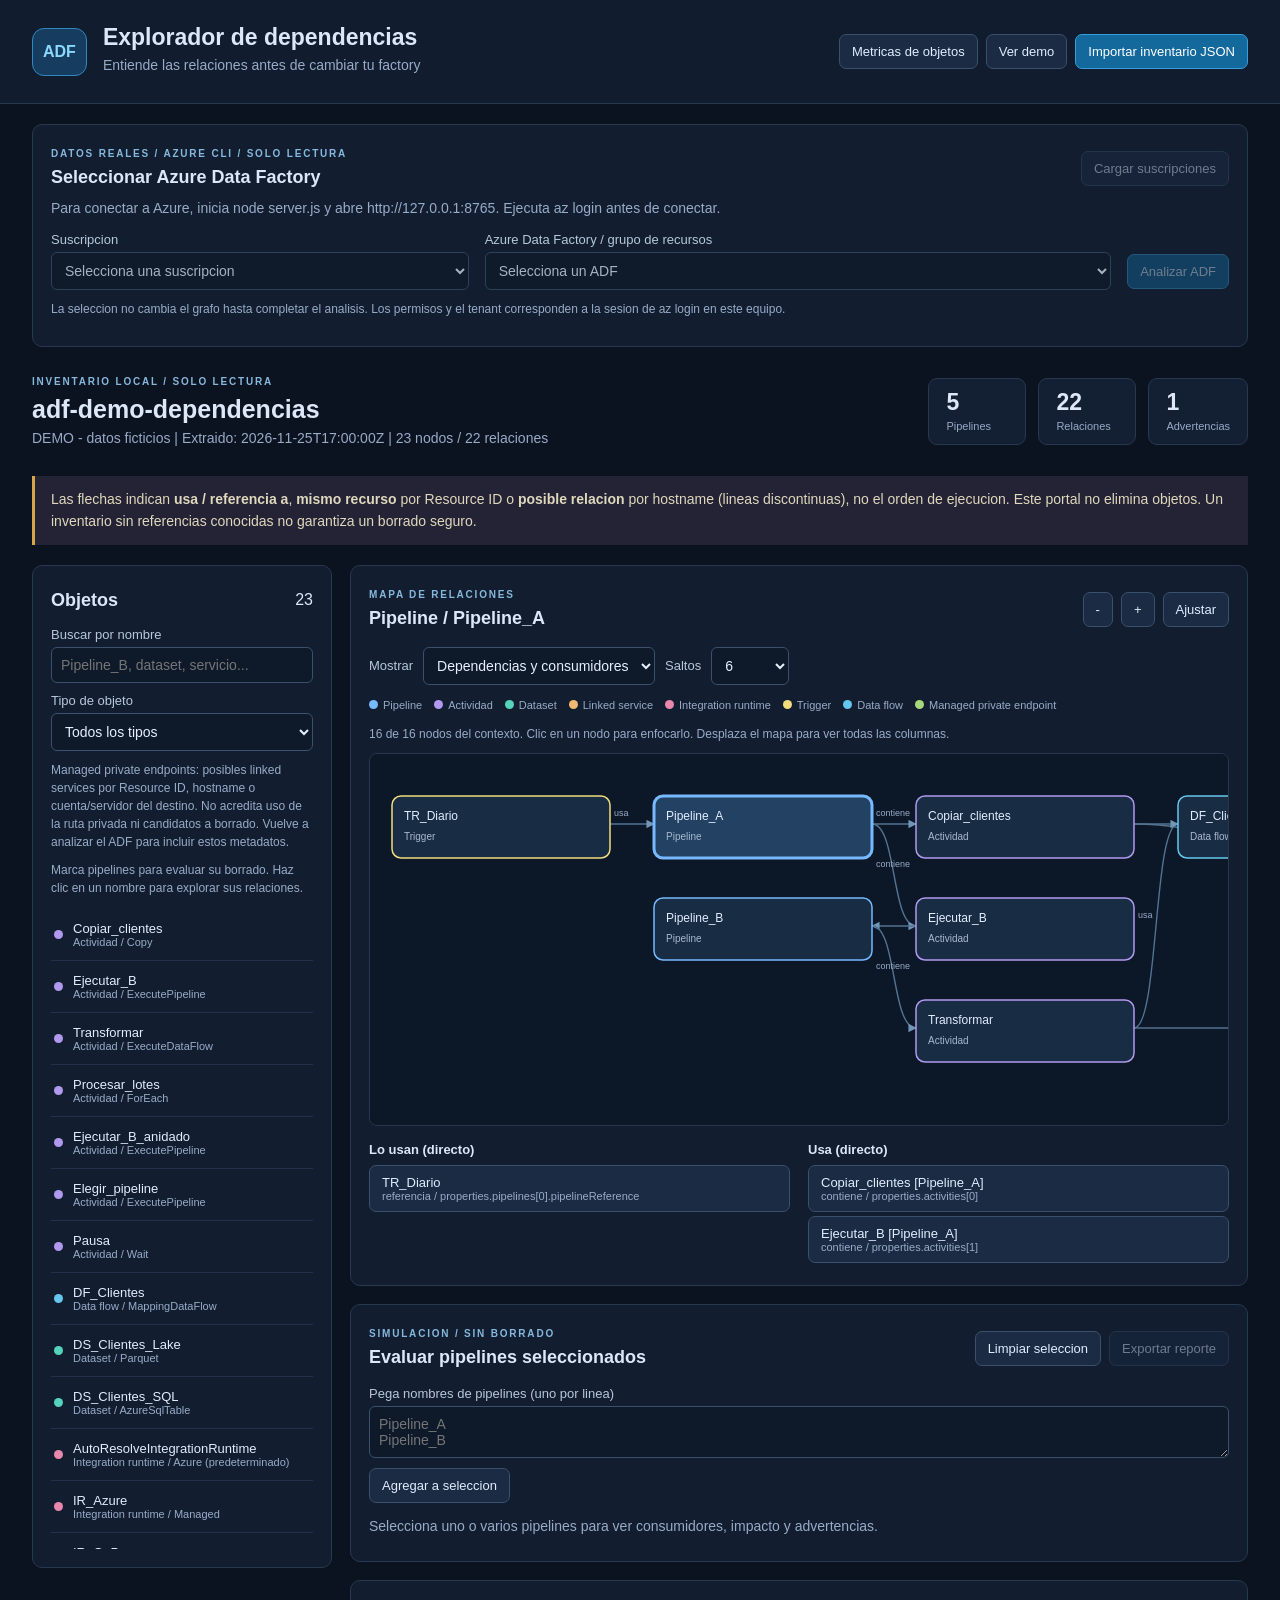
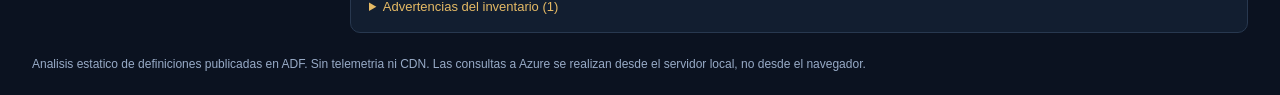
<file: index.html>
<!doctype html>
<html lang="es">
<head>
  <meta charset="utf-8">
  <meta name="viewport" content="width=device-width, initial-scale=1">
  <meta http-equiv="Content-Security-Policy" content="default-src 'self' file:; script-src 'self' file:; style-src 'self' file:; connect-src 'self'; img-src 'self' data:; object-src 'none'; base-uri 'none'; form-action 'none'">
  <title>ADF | Explorador de dependencias</title>
  <link rel="stylesheet" href="styles.css">
  <script defer src="graph.js"></script>
  <script defer src="demo.js"></script>
  <script defer src="inventory-session.js"></script>
  <script defer src="app.js"></script>
</head>
<body>
  <header>
    <div class="brand"><span class="logo">ADF</span><div><h1>Explorador de dependencias</h1><p>Entiende las relaciones antes de cambiar tu factory</p></div></div>
    <div class="actions"><a class="button" href="metrics.html">Metricas de objetos</a><button id="demo">Ver demo</button><label class="button primary" for="import">Importar inventario JSON</label><input id="import" type="file" accept=".json,application/json" hidden></div>
  </header>
  <div id="error" role="alert" hidden></div>
  <section class="panel azure-panel">
    <div class="panel-heading"><div><span class="eyebrow">DATOS REALES / AZURE CLI / SOLO LECTURA</span><h2>Seleccionar Azure Data Factory</h2></div><button id="azure-connect">Cargar suscripciones</button></div>
    <p id="azure-status" role="status">Para conectar a Azure, inicia node server.js y abre http://127.0.0.1:8765. Ejecuta az login antes de conectar.</p>
    <div class="azure-selectors"><div><label for="azure-subscription">Suscripcion</label><select id="azure-subscription" disabled><option value="">Selecciona una suscripcion</option></select></div><div><label for="azure-factory">Azure Data Factory / grupo de recursos</label><select id="azure-factory" disabled><option value="">Selecciona un ADF</option></select></div><button id="azure-analyze" class="primary" disabled>Analizar ADF</button></div>
    <p class="hint">La seleccion no cambia el grafo hasta completar el analisis. Los permisos y el tenant corresponden a la sesion de az login en este equipo.</p>
  </section>
  <section class="summary"><div><span class="eyebrow">INVENTARIO LOCAL / SOLO LECTURA</span><h2 id="factory"></h2><p id="source"></p></div><div id="stats"></div></section>
  <p class="notice">Las flechas indican <strong>usa / referencia a</strong>, <strong>mismo recurso</strong> por Resource ID o <strong>posible relacion</strong> por hostname (lineas discontinuas), no el orden de ejecucion. Este portal no elimina objetos. Un inventario sin referencias conocidas no garantiza un borrado seguro.</p>
  <main>
    <aside class="panel inventory">
      <div class="panel-heading"><h2>Objetos</h2><span id="count"></span></div>
      <label for="search">Buscar por nombre</label><input id="search" type="search" placeholder="Pipeline_B, dataset, servicio...">
      <label for="type">Tipo de objeto</label><select id="type"><option value="">Todos los tipos</option><option value="pipeline">Pipelines</option><option value="activity">Actividades</option><option value="dataset">Datasets</option><option value="linkedService">Linked services</option><option value="integrationRuntime">Integration runtimes</option><option value="trigger">Triggers</option><option value="dataflow">Data flows</option><option value="managedPrivateEndpoint">Managed private endpoints</option></select>
      <p class="hint">Managed private endpoints: posibles linked services por Resource ID, hostname o cuenta/servidor del destino. No acredita uso de la ruta privada ni candidatos a borrado. Vuelve a analizar el ADF para incluir estos metadatos.</p>
      <p class="hint">Marca pipelines para evaluar su borrado. Haz clic en un nombre para explorar sus relaciones.</p>
      <div id="objects" class="object-list"></div>
    </aside>
    <section class="workspace">
      <div class="panel">
        <div class="panel-heading"><div><span class="eyebrow">MAPA DE RELACIONES</span><h2 id="focus-title">Selecciona un objeto</h2></div><div class="actions"><button id="zoom-out" aria-label="Alejar grafo">-</button><button id="zoom-in" aria-label="Acercar grafo">+</button><button id="reset-zoom">Ajustar</button></div></div>
        <div class="graph-options"><label for="direction">Mostrar</label><select id="direction"><option value="both">Dependencias y consumidores</option><option value="outgoing">Objetos que usa</option><option value="incoming">Objetos que lo usan</option></select><label for="depth">Saltos</label><select id="depth"><option value="1">1</option><option value="2">2</option><option value="3">3</option><option value="6" selected>6</option><option value="all">Todos</option></select></div>
        <div id="legend"></div>
        <div id="graph-info" class="hint"></div>
        <div class="graph-scroll"><svg id="graph" role="img" aria-label="Grafo dirigido de dependencias"></svg></div>
        <div id="relations" class="relations"></div>
      </div>
      <section class="panel deletion">
        <div class="panel-heading"><div><span class="eyebrow">SIMULACION / SIN BORRADO</span><h2>Evaluar pipelines seleccionados</h2></div><div class="actions"><button id="clear">Limpiar seleccion</button><button id="export" disabled>Exportar reporte</button></div></div>
        <div class="batch"><label for="batch">Pega nombres de pipelines (uno por linea)</label><textarea id="batch" rows="2" placeholder="Pipeline_A&#10;Pipeline_B"></textarea><button id="add-batch">Agregar a seleccion</button></div>
        <div id="selection"></div><div id="report" aria-live="polite"></div>
      </section>
      <details class="panel warnings"><summary id="warnings-title">Advertencias del inventario</summary><div id="warnings"></div></details>
    </section>
  </main>
  <footer>Analisis estatico de definiciones publicadas en ADF. Sin telemetria ni CDN. Las consultas a Azure se realizan desde el servidor local, no desde el navegador.</footer>
</body>
</html>
</file>
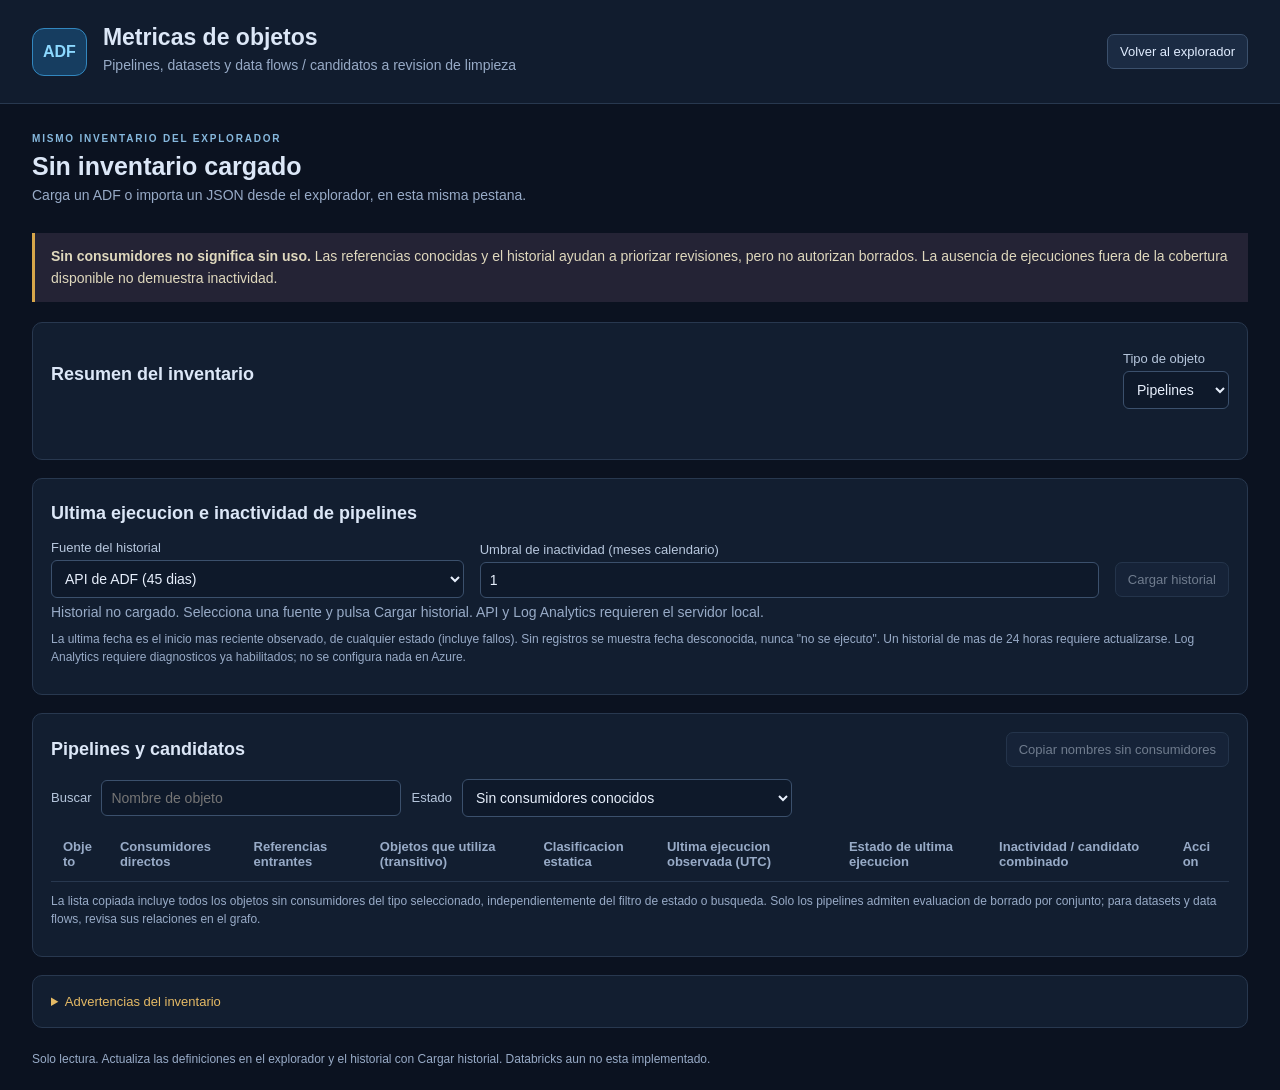
<file: metrics.html>
<!doctype html>
<html lang="es">
<head>
  <meta charset="utf-8">
  <meta name="viewport" content="width=device-width, initial-scale=1">
  <meta http-equiv="Content-Security-Policy" content="default-src 'self' file:; script-src 'self' file:; style-src 'self' file:; connect-src 'self'; object-src 'none'; base-uri 'none'; form-action 'none'">
  <title>ADF | Metricas de objetos</title>
  <link rel="stylesheet" href="styles.css">
  <script defer src="graph.js"></script>
  <script defer src="inventory-session.js"></script>
  <script defer src="history.js"></script>
  <script defer src="metrics.js"></script>
</head>
<body>
  <header><div class="brand"><span class="logo">ADF</span><div><h1>Metricas de objetos</h1><p>Pipelines, datasets y data flows / candidatos a revision de limpieza</p></div></div><a class="button" href="index.html">Volver al explorador</a></header>
  <div id="error" role="alert" hidden></div>
  <section class="summary"><div><span class="eyebrow">MISMO INVENTARIO DEL EXPLORADOR</span><h2 id="factory">Sin inventario cargado</h2><p id="source">Carga un ADF o importa un JSON desde el explorador, en esta misma pestana.</p></div></section>
  <p class="notice"><strong>Sin consumidores no significa sin uso.</strong> Las referencias conocidas y el historial ayudan a priorizar revisiones, pero no autorizan borrados. La ausencia de ejecuciones fuera de la cobertura disponible no demuestra inactividad.</p>
  <main class="metrics-main">
    <section class="panel"><div class="panel-heading"><h2>Resumen del inventario</h2><div><label for="metrics-type">Tipo de objeto</label><select id="metrics-type"><option value="pipeline">Pipelines</option><option value="dataset">Datasets</option><option value="dataflow">Data flows</option></select></div></div><div id="metrics-stats" class="metric-cards"></div><p id="metrics-quality" class="hint"></p><div id="distribution"></div></section>
    <section class="panel" id="history-panel">
      <h2>Ultima ejecucion e inactividad de pipelines</h2>
      <div class="azure-selectors"><div><label for="history-source">Fuente del historial</label><select id="history-source"><option value="api">API de ADF (45 dias)</option><option value="csv">CSV de ejecuciones</option><option value="loganalytics">Log Analytics / Azure Monitor</option><option value="databricks" disabled>Tablas de Databricks (proximamente)</option></select></div><div><label for="history-months">Umbral de inactividad (meses calendario)</label><input id="history-months" type="number" min="1" max="120" step="1" value="1"></div><button id="history-load">Cargar historial</button></div>
      <div id="history-csv" hidden><label for="history-file">CSV: pipelineName, runId, runStart, status; lastUpdated opcional</label><input id="history-file" type="file" accept=".csv,text/csv"><p class="hint">Un registro por ejecucion/evento. Fechas ISO 8601 con zona (ejemplo: 2026-10-01T12:00:00Z). No incluir parametros, secretos ni datos de negocio.</p></div>
      <div id="history-la" hidden><label for="history-workspace">Log Analytics Workspace ID (GUID)</label><input id="history-workspace" placeholder="Workspace ID, no el resource ID"><label for="history-table">Tabla de diagnosticos</label><select id="history-table"><option value="ADFPipelineRun">ADFPipelineRun (Resource-specific)</option><option value="AzureDiagnostics">AzureDiagnostics</option></select></div>
      <div id="history-coverage" hidden><div class="azure-selectors"><div><label for="history-from">Historial conservado desde (hora local)</label><input id="history-from" type="datetime-local"></div><div id="history-until"><label for="history-to">CSV completo hasta (hora local)</label><input id="history-to" type="datetime-local"></div></div><label class="check-label"><input id="history-complete" type="checkbox"> Confirmo que el historial incluye todas las ejecuciones de este ADF durante el intervalo, sin filtros ni huecos y con retencion suficiente.</label></div>
      <p id="history-status" role="status">Historial no cargado. Selecciona una fuente y pulsa Cargar historial. API y Log Analytics requieren el servidor local.</p>
      <p id="history-cutoff" class="hint"></p>
      <p class="hint">La ultima fecha es el inicio mas reciente observado, de cualquier estado (incluye fallos). Sin registros se muestra fecha desconocida, nunca "no se ejecuto". Un historial de mas de 24 horas requiere actualizarse. Log Analytics requiere diagnosticos ya habilitados; no se configura nada en Azure.</p>
    </section>
    <section class="panel">
      <div class="panel-heading"><h2 id="metrics-table-title">Pipelines y candidatos</h2><button id="copy-candidates" disabled>Copiar nombres sin consumidores</button></div>
      <div class="graph-options"><label for="metrics-search">Buscar</label><input id="metrics-search" type="search" placeholder="Nombre de objeto"><label for="metrics-filter">Estado</label><select id="metrics-filter"><option value="unreferenced">Sin consumidores conocidos</option><option value="all">Todos</option><option value="referenced">Con consumidores</option><option value="candidate">Candidatos sin bloqueos estaticos</option><option value="review">Requieren revision por advertencias</option><option value="inactive">Candidatos por inactividad + sin consumidores</option></select></div>
      <p id="metrics-count" class="hint"></p>
      <div class="table-scroll"><table><thead><tr><th>Objeto</th><th>Consumidores directos</th><th>Referencias entrantes</th><th>Objetos que utiliza (transitivo)</th><th>Clasificacion estatica</th><th class="execution-column">Ultima ejecucion observada (UTC)</th><th class="execution-column">Estado de ultima ejecucion</th><th class="execution-column">Inactividad / candidato combinado</th><th>Accion</th></tr></thead><tbody id="metrics-rows"></tbody></table></div>
      <button id="copy-inactive" hidden disabled>Copiar candidatos por inactividad</button>
      <p id="copy-status" role="status"></p>
      <p class="hint">La lista copiada incluye todos los objetos sin consumidores del tipo seleccionado, independientemente del filtro de estado o busqueda. Solo los pipelines admiten evaluacion de borrado por conjunto; para datasets y data flows, revisa sus relaciones en el grafo.</p>
    </section>
    <details class="panel warnings"><summary id="warnings-title">Advertencias del inventario</summary><ul id="warnings"></ul></details>
  </main>
  <footer>Solo lectura. Actualiza las definiciones en el explorador y el historial con Cargar historial. Databricks aun no esta implementado.</footer>
</body>
</html>
</file>
<file: styles.css>
:root{font-family:"Segoe UI",Arial,sans-serif;color:#dce7f7;background:#0b1220;color-scheme:dark;--muted:#98abc7;--line:#28384f;--blue:#68b6ff}
*{box-sizing:border-box}body{margin:0}header{padding:24px 32px;border-bottom:1px solid var(--line);display:flex;align-items:center;justify-content:space-between;gap:20px;background:#111c2e}.brand{display:flex;gap:16px;align-items:center}.logo{background:#163d60;border:1px solid #3287bf;border-radius:12px;padding:14px 10px;font-weight:750;color:#8cd9ff}h1{font-size:23px;margin:0}h2{font-size:18px;margin:6px 0}p{margin:6px 0;color:var(--muted);font-size:14px}.actions{display:flex;gap:8px;align-items:center;flex-wrap:wrap}button,.button{border:1px solid #3b506c;background:#1b2b43;color:#e1edff;padding:9px 12px;border-radius:7px;cursor:pointer;font:inherit;font-size:13px;display:inline-block}button:hover,.button:hover{background:#2b4160}.primary{background:#14699c;border-color:#379ddd}button:disabled{opacity:.45;cursor:default}input,select,textarea{font:inherit;color:#e7effc;background:#0e192a;border:1px solid #3b506c;border-radius:6px;padding:9px;width:100%;font-size:14px}label{display:block;font-size:13px;color:#b7c7dd;margin:10px 0 5px}label.button{margin:0;color:white}button:focus-visible,input:focus-visible,select:focus-visible,textarea:focus-visible,[tabindex]:focus-visible{outline:2px solid #91d4ff;outline-offset:3px}
.summary{padding:24px 32px;display:flex;justify-content:space-between;gap:20px;align-items:center}.eyebrow{font-size:10px;color:#86b8dd;letter-spacing:1.8px;font-weight:700}#factory{font-size:25px}#stats{display:flex;gap:12px;flex-wrap:wrap}.stat{background:#131f32;border:1px solid var(--line);padding:10px 17px;border-radius:9px;min-width:98px}.stat strong{display:block;font-size:23px}.stat span{color:var(--muted);font-size:11px}.notice{margin:0 32px 20px;border-left:3px solid #d7a64a;background:#242335;padding:12px 16px;line-height:1.6;color:#dfd8bd}
main{display:grid;grid-template-columns:300px minmax(0,1fr);gap:18px;margin:0 32px 24px}.panel{background:#121e30;border:1px solid var(--line);border-radius:10px;padding:18px}.panel-heading{display:flex;justify-content:space-between;align-items:center;gap:12px}.workspace{display:flex;flex-direction:column;gap:18px}.inventory{align-self:start;position:sticky;top:12px}.hint{font-size:12px;line-height:1.5;color:var(--muted);margin:10px 0}.object-list{max-height:640px;overflow:auto;margin-top:12px}.object-row{display:flex;gap:7px;align-items:center;border-bottom:1px solid #223149;padding:9px 3px}.object-row input{width:16px;flex:none}.object-row button{text-align:left;background:none;border:0;padding:3px;flex:1;min-width:0;overflow-wrap:anywhere}.object-row.active{background:#203850;border-radius:5px}.object-row small{display:block;font-size:11px;color:var(--muted)}.dot{width:9px;height:9px;border-radius:50%;display:inline-block;flex:none}
.graph-options{display:flex;gap:10px;align-items:center;margin-top:12px}.graph-options label{margin:0}.graph-options select{width:auto}#legend{display:flex;gap:12px;flex-wrap:wrap;font-size:11px;color:var(--muted);margin:14px 0}#legend span{display:flex;gap:5px;align-items:center}.graph-scroll{overflow:auto;max-height:540px;background:#0c1728;border:1px solid #27364d;border-radius:8px}#graph{display:block;min-height:280px}.node{cursor:pointer}.node rect{fill:#182c43;stroke-width:1.5}.node.selected rect{fill:#234263;stroke-width:3}.node text{fill:#e2edff;font-family:"Segoe UI",Arial,sans-serif;font-size:12px;pointer-events:none}.node .subtype{fill:#a7b9d0;font-size:10px}.edge{fill:none;stroke:#537391;stroke-width:1.4}.edge-label{fill:#98abc7;font-size:9px}.relations{display:grid;grid-template-columns:1fr 1fr;gap:18px;margin-top:16px}.relations h3{font-size:13px;margin:0 0 8px}.relation{display:block;text-align:left;width:100%;margin:4px 0;overflow-wrap:anywhere}.relation small{display:block;color:var(--muted);font-size:11px}
.batch{margin:12px 0}.batch button{margin-top:6px}.chips{display:flex;gap:6px;flex-wrap:wrap;margin:12px 0}.chip{background:#203850;border:1px solid #4a6583;border-radius:20px;padding:6px 12px;font-size:12px}#report{font-size:13px;line-height:1.6}.result{border:1px solid #365570;border-left:4px solid #5abadd;border-radius:7px;padding:12px 15px;margin:10px 0}.result.blocked{border-left-color:#fb7b85;background:#302132}.result.review{border-left-color:#e9b552;background:#282536}.status{font-size:11px;font-weight:700;letter-spacing:.8px}.result h3{margin:4px 0;font-size:16px}.result ul{padding-left:18px;margin:7px 0}.result p{color:#b8c8dd}.warnings summary{cursor:pointer;font-size:13px;color:#e5ba65}.warnings li{font-size:12px;line-height:1.6;margin:8px 0;overflow-wrap:anywhere}#error{margin:16px 32px;padding:14px;background:#482533;border:1px solid #e97b88;border-radius:8px;color:#ffcad0}footer{padding:0 32px 24px;font-size:12px;color:var(--muted)}.empty{padding:20px;color:var(--muted)}.order{padding:12px;background:#1a2d43;border-radius:6px;overflow-wrap:anywhere}
@media(max-width:1000px){header,.summary{align-items:flex-start;flex-direction:column}main{grid-template-columns:245px minmax(0,1fr);margin:0 16px 20px}header,.summary{padding:20px 16px}.notice{margin-left:16px;margin-right:16px}.relations{grid-template-columns:1fr}.panel-heading{flex-wrap:wrap}}
@media(max-width:700px){main{grid-template-columns:1fr}.inventory{position:static}.object-list{max-height:240px}.graph-options{flex-wrap:wrap}.graph-options select{max-width:100%}h1{font-size:19px}}
.dot.pipeline{background:#77b9ff}.dot.activity{background:#b199ef}.dot.dataset{background:#56d3bb}.dot.linkedService{background:#f0ba72}.dot.integrationRuntime{background:#e988ac}.dot.trigger{background:#f1dc7e}.dot.dataflow{background:#65c7ed}.dot.managedPrivateEndpoint{background:#a9d77b}
.azure-panel{margin:20px 32px 0}.azure-selectors{display:grid;grid-template-columns:1fr 1.5fr auto;gap:16px;align-items:end}.azure-selectors select{max-width:100%}.azure-selectors button{margin-bottom:1px}@media(max-width:700px){.azure-panel{margin:16px}.azure-selectors{grid-template-columns:1fr}}
.button{text-decoration:none}.metrics-main{display:flex;flex-direction:column}.metric-cards{display:flex;flex-wrap:wrap;gap:12px;margin:16px 0}.metric-cards .stat{flex:1;min-width:170px}.table-scroll{overflow:auto}table{border-collapse:collapse;width:100%;font-size:13px}th,td{text-align:left;border-bottom:1px solid var(--line);padding:12px;overflow-wrap:anywhere}th{color:var(--muted)}meter{width:100%;height:24px}.metrics-main .graph-options input{max-width:300px}
.check-label{display:flex;align-items:flex-start;gap:10px;line-height:1.5}.check-label input{width:16px;flex:none;margin-top:3px}.inactive-flag{color:#f4cd77;font-weight:600}#copy-inactive{margin:12px 0}[hidden]{display:none!important}
.edge.possible-network{stroke:#d9bd73;stroke-dasharray:6 4}
</file>
